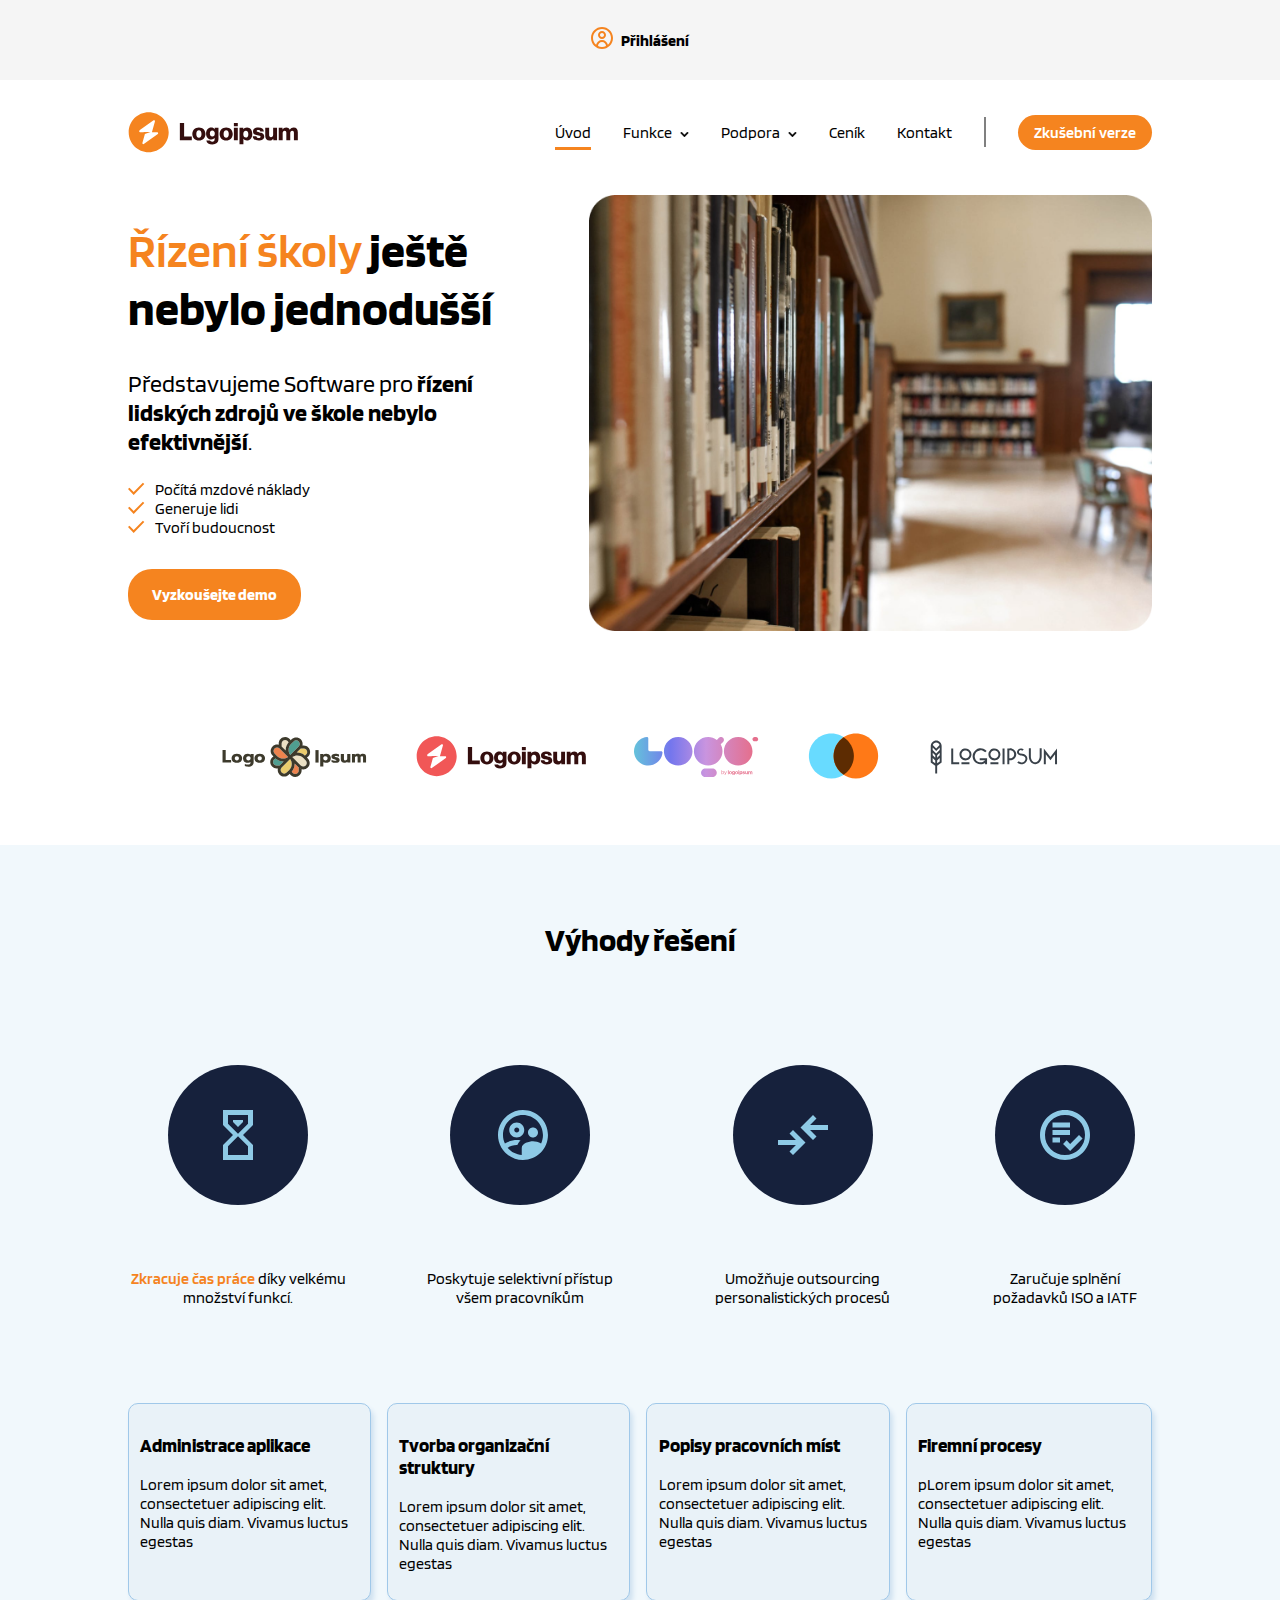
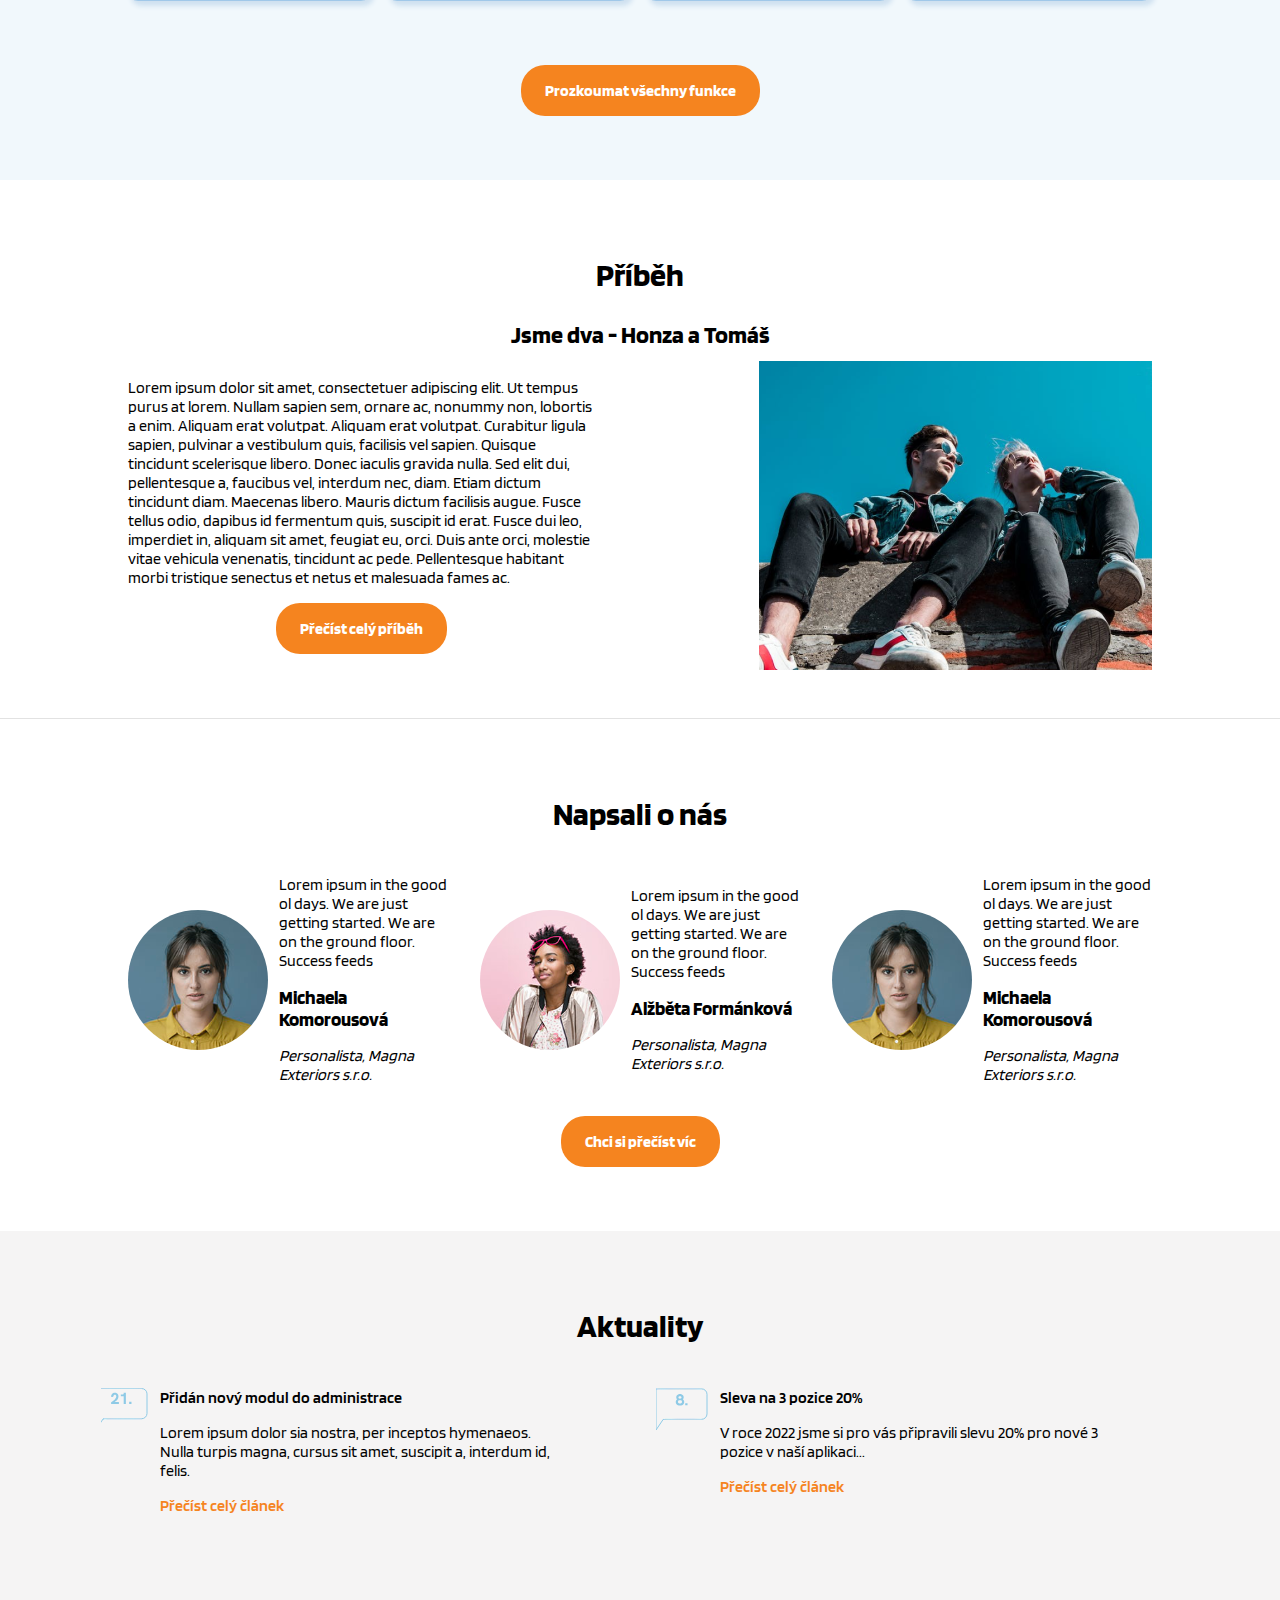
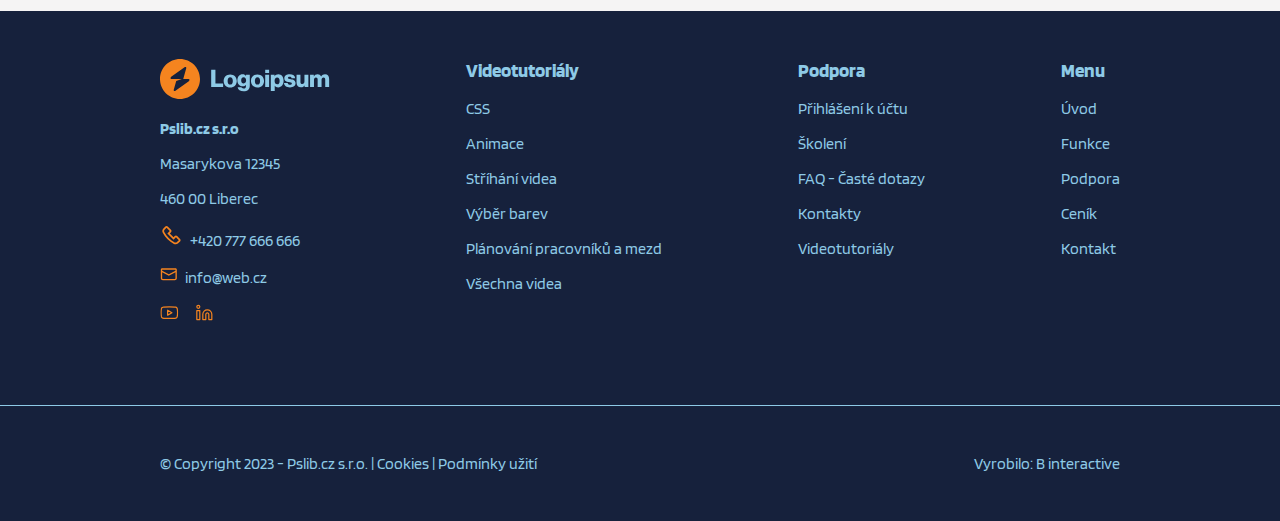
<file: index.html>
<!DOCTYPE html>
<html lang="cs">
<head>
    <meta charset="UTF-8">
    <meta http-equiv="X-UA-Compatible" content="IE=edge">
    <meta name="viewport" content="width=device-width, initial-scale=1.0">
    <link rel="preconnect" href="https://fonts.googleapis.com">
    <link rel="preconnect" href="https://fonts.gstatic.com" crossorigin>
    <link href="https://fonts.googleapis.com/css2?family=Blinker:wght@100;300;400;700&display=swap" rel="stylesheet">

    <link rel="stylesheet" href="css/hamburger.css">
    <link rel="stylesheet" href="css/styles.css">

    <script src="./hamburger.js"></script>
    <title>Logoipsum</title>
</head>
<body>
    <header class="site__header">
        <div class="header_top">
            <a class="header_top__text" href="#">Přihlášení</a>
            <p class="header_top__cta"><a class="button" href="#">Zkušební verze</a></p>
        </div>
        <section class="header_main">
            <nav class="header_main__navbar">
                <a class="navbar__logo" href="index.html"><img src="./Pictures/HlavniLogoNapis.svg" alt="Logoipsum logo"></a>
                <div class="hamburger-row">
                    <a href="javascript:void(0)" class="hamburger hamburger-btn hamburger-zone">
                        <span></span>
                        <span></span>
                        <span></span>
                    </a>
                </div>
                <ul class="navbar__list hamburger-zone">
                    <li class="navbar--active"><a href="index.html">Úvod</a></li>
                    <li><a class="sipka--dolu" href="Funkce.html">Funkce</a></li>
                    <li><a class="sipka--dolu" href="#">Podpora</a></li>
                    <li><a href="#">Ceník</a></li>
                    <li><a href="Kontakt.html">Kontakt</a></li>
                    <li class="nlist__cara"></li>
                    <li class="nlist__cta"><a class="nlist__button" href="#">Zkušební verze</a></li>
                </ul>
            </nav>
            <div class="header_main__hinfo">
                <div class="hinfo__text">
                    <h1 class="hinfo__nadpis"><span class="text--orange">Řízení školy</span> ještě nebylo jednodušší</h1>
                    <p>Představujeme Software pro <b>řízení lidských zdrojů ve škole nebylo efektivnější</b>.</p>
                    <ul class="hinfo__list">
                        <li>Počítá mzdové náklady</li>
                        <li>Generuje lidi</li>
                        <li>Tvoří budoucnost</li>
                    </ul>
                    <p class="hinfo__cta"><a class="button" href="#">Vyzkoušejte demo</a></p>
                </div>
                <img class="hinfo__img" src="./Pictures/HeaderFotka.png" alt="Uvádějící fotka">
            </div>
        </section>
        <section class="header_loga">
            <img src="./Pictures/HeaderLoga/logo1.svg" alt="Logo1">
            <img src="./Pictures/HeaderLoga/logo2.svg" alt="Logo2">
            <img src="./Pictures/HeaderLoga/logo3.svg" alt="Logo3">
            <img src="./Pictures/HeaderLoga/logo4.svg" alt="Logo4">
            <img src="./Pictures/HeaderLoga/logo5.svg" alt="Logo5">
        </section>
    </header>
    <main>
        <section class="main_vyhody">
            <h2>Výhody řešení</h2>
            <div class="main_vyhody__items">
                <div class="main_vyhody__item">
                    <img src="./Pictures/VyhodyIkony/hodiny.svg" alt="Ovál s ikonou">
                    <p><span class="text--orange">Zkracuje čas práce</span> díky velkému množství funkcí.</p>
                </div>
                <div class="main_vyhody__item">
                    <img src="./Pictures/VyhodyIkony/koule.svg" alt="Ovál s ikonou">
                    <p>Poskytuje selektivní přístup všem pracovníkům</p>
                </div>
                <div class="main_vyhody__item">
                    <img src="./Pictures/VyhodyIkony/sipky.svg" alt="Ovál s ikonou">
                    <p>Umožňuje outsourcing personalistických procesů</p>
                </div>
                <div class="main_vyhody__item">
                    <img src="./Pictures/VyhodyIkony/fajvka.svg" alt="Ovál s ikonou">
                    <p>Zaručuje splnění požadavků ISO a IATF</p>
                </div>
            </div>
            <div class="main_vyhody__reference">
                <article class="reference__item">
                    <h3>Administrace aplikace</h3>
                    <p>Lorem ipsum dolor sit amet, consectetuer adipiscing elit. Nulla quis diam. Vivamus luctus egestas</p>
                </article>
                <article class="reference__item">
                    <h3>Tvorba organizační struktury</h3>
                    <p>Lorem ipsum dolor sit amet, consectetuer adipiscing elit. Nulla quis diam. Vivamus luctus egestas</p>
                </article>
                <article class="reference__item">
                    <h3>Popisy pracovních míst</h3>
                    <p>Lorem ipsum dolor sit amet, consectetuer adipiscing elit. Nulla quis diam. Vivamus luctus egestas</p>
                </article>
                <article class="reference__item">
                    <h3>Firemní procesy</h3>
                    pLorem ipsum dolor sit amet, consectetuer adipiscing elit. Nulla quis diam. Vivamus luctus egestas
                </article>
            </div>
            <p class="main_vyhody__cta"><a class="button" href="#">Prozkoumat všechny funkce</a></p>
        </section>
        <section class="main_pribeh">
            <h2>Příběh</h2>
            <h3>Jsme dva - Honza a Tomáš</h3>
            <div class="main_pribeh__items">
                <div>
                    <p>Lorem ipsum dolor sit amet, consectetuer adipiscing elit. Ut tempus purus at lorem. Nullam sapien sem, ornare ac, nonummy non, lobortis a enim. Aliquam erat volutpat. Aliquam erat volutpat. Curabitur ligula sapien, pulvinar a vestibulum quis, facilisis vel sapien. Quisque tincidunt scelerisque libero. Donec iaculis gravida nulla. Sed elit dui, pellentesque a, faucibus vel, interdum nec, diam. Etiam dictum tincidunt diam. Maecenas libero. Mauris dictum facilisis augue. Fusce tellus odio, dapibus id fermentum quis, suscipit id erat. Fusce dui leo, imperdiet in, aliquam sit amet, feugiat eu, orci. Duis ante orci, molestie vitae vehicula venenatis, tincidunt ac pede. Pellentesque habitant morbi tristique senectus et netus et malesuada fames ac.</p>
                    <p class="main_pribeh__cta"><a class="button" href="#">Přečíst celý příběh</a></p>
                </div>
                <img class="main_pribeh__img" src="./Pictures/PribehFotka.png" alt="obrázek vývojářů">
            </div>
            
        </section>
        <section class="main_profily">
            <h2>Napsali o nás</h2>
            <div class="main_profily__items">
                <div class="main_profily__item">
                    <img src="./Pictures/Clovek1.svg" alt="Profilový obrázek">
                    <div class="item__text">
                        <p>Lorem ipsum in the good ol days. We are just getting started. We are on the ground floor. Success feeds </p>
                        <h3>Michaela Komorousová</h3>
                        <p>Personalista, Magna Exteriors s.r.o.</p>
                    </div>
                </div>
                <div class="main_profily__item">
                    <img src="./Pictures/Clovek2.svg" alt="Profilový obrázek">
                    <div class="item__text">
                        <p>Lorem ipsum in the good ol days. We are just getting started. We are on the ground floor. Success feeds </p>
                        <h3>Alžběta Formánková</h3>
                        <p>Personalista, Magna Exteriors s.r.o.</p>
                    </div>
                </div>
                <div class="main_profily__item">
                    <img src="./Pictures/Clovek1.svg" alt="Profilový obrázek">
                    <div class="item__text">
                        <p>Lorem ipsum in the good ol days. We are just getting started. We are on the ground floor. Success feeds </p>
                        <h3>Michaela Komorousová</h3>
                        <p>Personalista, Magna Exteriors s.r.o.</p>
                    </div>
                </div>
            </div>
            <p class="main_profily__cta"><a class="button" href="#">Chci si přečíst víc</a></p>
        </section>
        <section class="main_aktuality">
            <h2>Aktuality</h2>
            <div class="main_aktuality__items">
                <div class="main_aktuality_item">
                    <p class="main_aktuality_item__nadpis">Přidán nový modul do administrace</p>
                    <p>Lorem ipsum dolor sia nostra, per inceptos hymenaeos. Nulla turpis magna, cursus sit amet, suscipit a, interdum id, felis.</p>
                    <p class="text--orange">Přečíst celý článek</p>
                </div>
                <div class="main_aktuality_item">
                    <p class="main_aktuality_item__nadpis">Sleva na 3 pozice 20%</p>
                    <p>V roce 2022 jsme si pro vás připravili slevu 20% pro nové 3 pozice v naší aplikaci...</p>
                    <p class="text--orange">Přečíst celý článek</p>
                </div>
            </div>
        </section>
    </main>
    <footer>
        <div class="site__footer">
            <div class="footer_start">
                <img src="./Pictures/HlavniLogoNapisModra.svg" alt="Logoipsum logo">
                <p><b>Pslib.cz s.r.o</b></p>
                <p>Masarykova 12345</p>
                <p>460 00 Liberec</p>
                <p class="footer--telefon">+420 777 666 666</p>
                <p class="footer--email">info@web.cz</p>
                <div class="footer_start__ikonky">
                    <img src="./Pictures/FooterIkonky/youtube.svg" alt="Ikonka youtube loga">
                    <img src="./Pictures/FooterIkonky/linkedin.svg" alt="Ikonka LinkedIn loga">
                </div>
            </div>
            <ul class="footer__list">
                <li><h3 class="footer__nadpis">Videotutoriály</h3></li>
                <li>CSS</li>
                <li>Animace</li>
                <li>Stříhání videa</li>
                <li>Výběr barev</li>
                <li>Plánování pracovníků a mezd</li>
                <li>Všechna videa</li>
            </ul>
            <ul class="footer__list">
                <li><h3 class="footer__nadpis">Podpora</h3></li>
                <li>Přihlášení k účtu</li>
                <li>Školení</li>
                <li>FAQ - Časté dotazy</li>
                <li>Kontakty</li>
                <li>Videotutoriály</li>
            </ul>
            <ul class="footer__list">
                <li><h3 class="footer__nadpis">Menu</h3></li>
                <li>Úvod</li>
                <li>Funkce</li>
                <li>Podpora</li>
                <li>Ceník</li>
                <li>Kontakt</li>
            </ul>
            </div>
        <div class="footer_konec">
            <p>© Copyright 2023 - Pslib.cz s.r.o. | Cookies | Podmínky užití</p>
            <p>Vyrobilo: B interactive</p>
        </div>
    </footer>
</body>
</html>
</file>
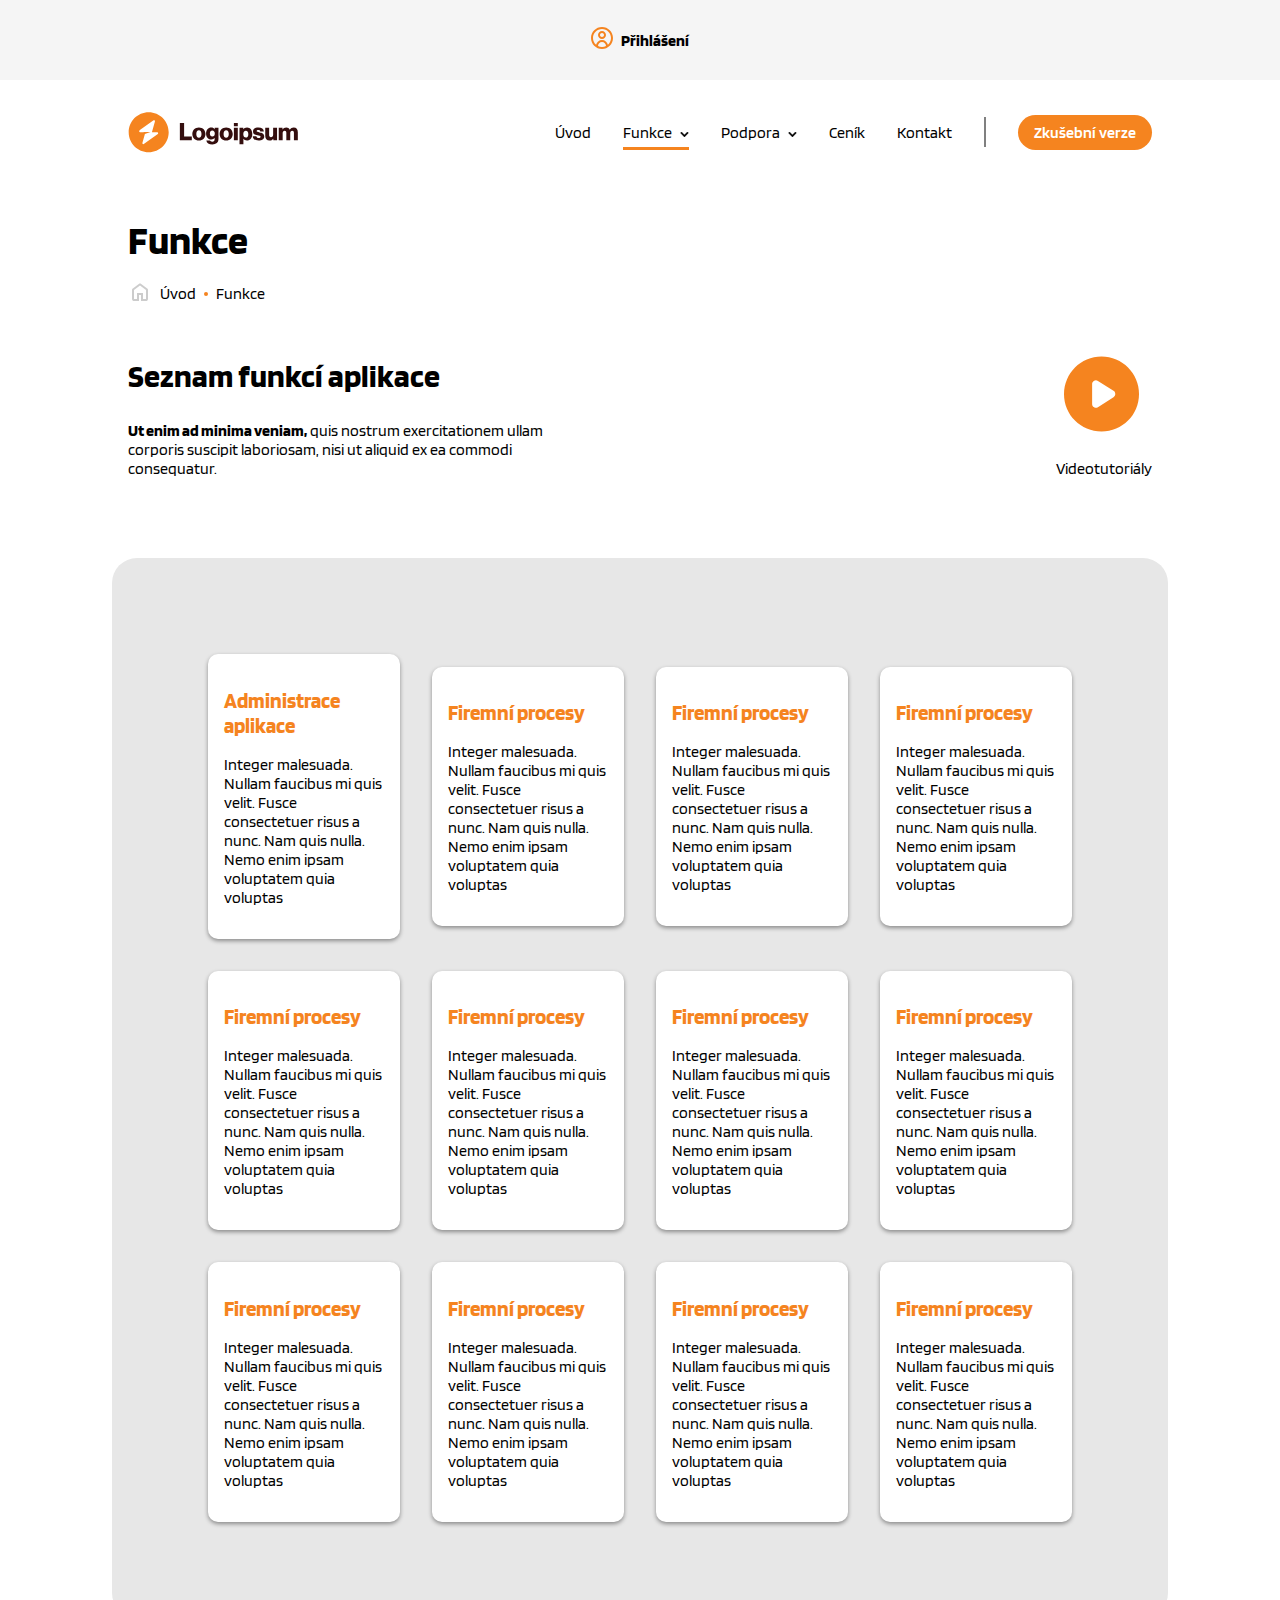
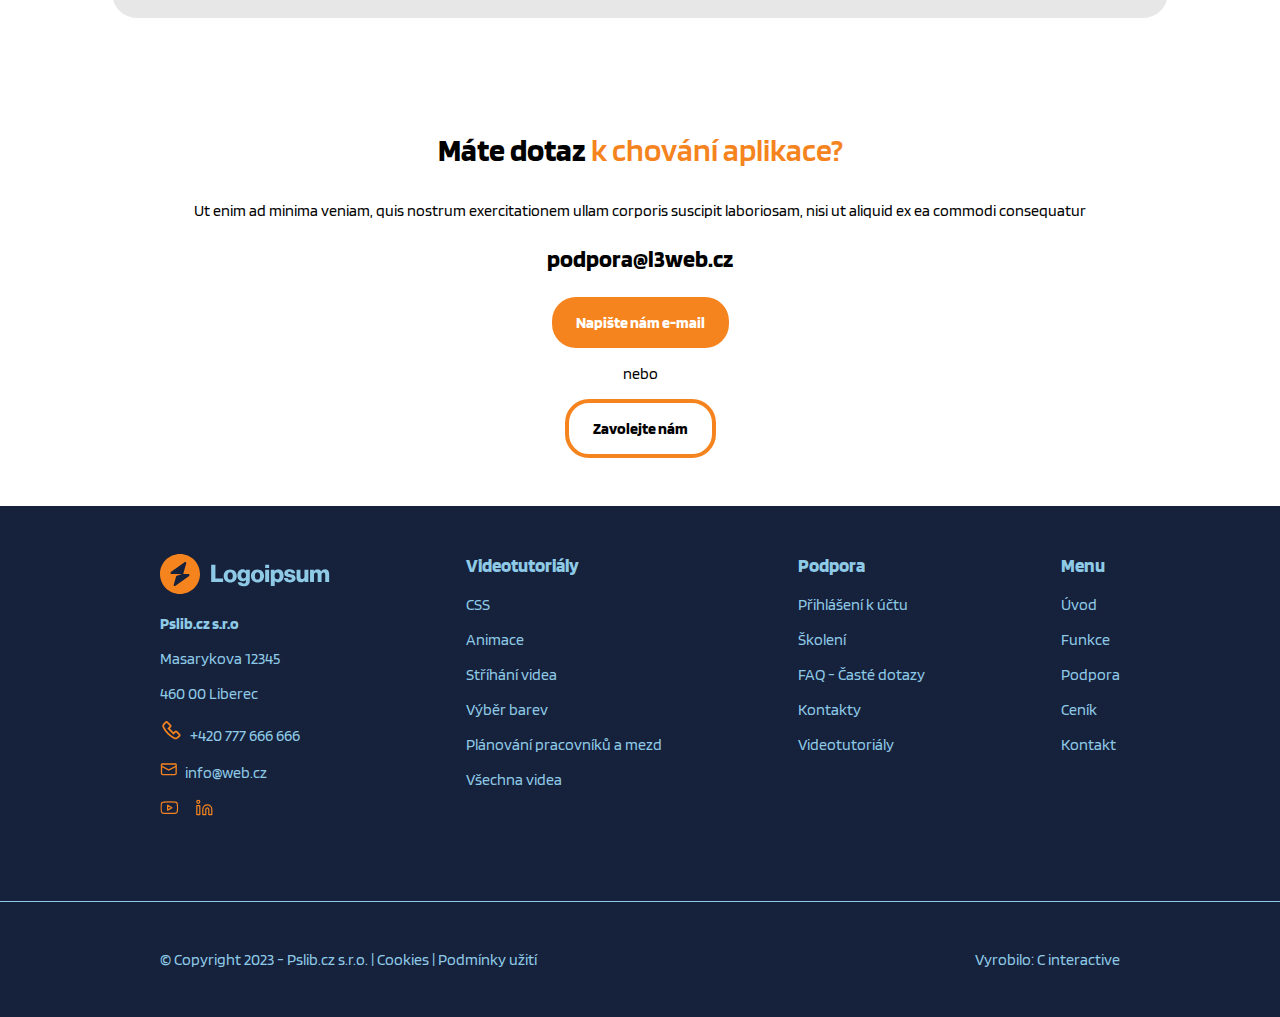
<file: Funkce.html>
<!DOCTYPE html>
<html lang="cs">
<head>
    <meta charset="UTF-8">
    <meta http-equiv="X-UA-Compatible" content="IE=edge">
    <meta name="viewport" content="width=device-width, initial-scale=1.0">
    <link rel="preconnect" href="https://fonts.googleapis.com">
    <link rel="preconnect" href="https://fonts.gstatic.com" crossorigin>
    <link href="https://fonts.googleapis.com/css2?family=Blinker:wght@100;300;400;700&display=swap" rel="stylesheet">

    <link rel="stylesheet" href="css/hamburger.css">
    <link rel="stylesheet" href="css/styles.css">

    <script src="./hamburger.js"></script>
    <title>Logoipsum</title>
</head>
<body>
    <header class="site__header">
        <div class="header_top">
            <a class="header_top__text" href="#">Přihlášení</a>
            <p class="header_top__cta"><a class="button" href="#">Zkušební verze</a></p>
        </div>
        <section class="header_main">
            <nav class="header_main__navbar">
                <a class="navbar__logo" href="index.html"><img src="./Pictures/HlavniLogoNapis.svg" alt="Logoipsum logo"></a>
                <div class="hamburger-row">
                    <a href="javascript:void(0)" class="hamburger hamburger-btn hamburger-zone">
                        <span></span>
                        <span></span>
                        <span></span>
                    </a>
                </div>
                <ul class="navbar__list hamburger-zone">
                    <li><a href="index.html">Úvod</a></li>
                    <li class="navbar--active"><a class="sipka--dolu" href="Funkce.html">Funkce</a></li>
                    <li><a class="sipka--dolu" href="#">Podpora</a></li>
                    <li><a href="#">Ceník</a></li>
                    <li><a href="Kontakt.html">Kontakt</a></li>
                    <li class="nlist__cara"></li>
                    <li class="nlist__cta"><a class="nlist__button" href="#">Zkušební verze</a></li>
                </ul>
            </nav>
            <div class="header_main__funkce">
                <h1>Funkce</h1>
                <div class="site_navbar">
                    <p class="site_navbar__text site_navbar--dum">Úvod</p>
                    <p class="site_navbar__text site_navbar--tecka">Funkce</p>
                </div>
                <div class="hfunkce__cta">
                    <a href="#"><img alt="Ikona" src="./Pictures/playButton.svg"></a>
                    <p>Videotutoriály</p>
                </div>
            </div>
        </section>
        <div class="header__funkce">
            <h2 class="hfunkce__nadpis">Seznam funkcí aplikace</h2>
            <p><span class="text--bold">Ut enim ad minima veniam,</span>
             quis nostrum exercitationem ullam corporis suscipit laboriosam, nisi ut aliquid ex ea commodi consequatur.</p>
        </div>
    </header>
    <main class="main_funkce">
        <section class="main_funkce__karticky">
            <div class="main_funkce__items">
                <div class="main_funkce__item main_funkce__item--mobile">
                    <h2 class="fitem__nadpis">Administrace aplikace</h2>
                    <p class="fitem__text">Integer malesuada. Nullam faucibus mi quis velit. Fusce consectetuer risus a nunc. Nam quis nulla. Nemo enim ipsam voluptatem quia voluptas</p>
                </div>
                <div class="main_funkce__item main_funkce__item--mobile">
                    <h2 class="fitem__nadpis">Firemní procesy</h2>
                    <p class="fitem__text">Integer malesuada. Nullam faucibus mi quis velit. Fusce consectetuer risus a nunc. Nam quis nulla. Nemo enim ipsam voluptatem quia voluptas</p>
                </div>
                <div class="main_funkce__item main_funkce__item--mobile">
                    <h2 class="fitem__nadpis">Firemní procesy</h2>
                    <p class="fitem__text">Integer malesuada. Nullam faucibus mi quis velit. Fusce consectetuer risus a nunc. Nam quis nulla. Nemo enim ipsam voluptatem quia voluptas</p>
                </div>
                <div class="main_funkce__item">
                    <h2 class="fitem__nadpis">Firemní procesy</h2>
                    <p class="fitem__text">Integer malesuada. Nullam faucibus mi quis velit. Fusce consectetuer risus a nunc. Nam quis nulla. Nemo enim ipsam voluptatem quia voluptas</p>
                </div>
                <div class="main_funkce__item">
                    <h2 class="fitem__nadpis">Firemní procesy</h2>
                    <p class="fitem__text">Integer malesuada. Nullam faucibus mi quis velit. Fusce consectetuer risus a nunc. Nam quis nulla. Nemo enim ipsam voluptatem quia voluptas</p>
                </div>
                <div class="main_funkce__item">
                    <h2 class="fitem__nadpis">Firemní procesy</h2>
                    <p class="fitem__text">Integer malesuada. Nullam faucibus mi quis velit. Fusce consectetuer risus a nunc. Nam quis nulla. Nemo enim ipsam voluptatem quia voluptas</p>
                </div>
                <div class="main_funkce__item">
                    <h2 class="fitem__nadpis">Firemní procesy</h2>
                    <p class="fitem__text">Integer malesuada. Nullam faucibus mi quis velit. Fusce consectetuer risus a nunc. Nam quis nulla. Nemo enim ipsam voluptatem quia voluptas</p>
                </div>
                <div class="main_funkce__item">
                    <h2 class="fitem__nadpis">Firemní procesy</h2>
                    <p class="fitem__text">Integer malesuada. Nullam faucibus mi quis velit. Fusce consectetuer risus a nunc. Nam quis nulla. Nemo enim ipsam voluptatem quia voluptas</p>
                </div>
                <div class="main_funkce__item">
                    <h2 class="fitem__nadpis">Firemní procesy</h2>
                    <p class="fitem__text">Integer malesuada. Nullam faucibus mi quis velit. Fusce consectetuer risus a nunc. Nam quis nulla. Nemo enim ipsam voluptatem quia voluptas</p>
                </div>
                <div class="main_funkce__item">
                    <h2 class="fitem__nadpis">Firemní procesy</h2>
                    <p class="fitem__text">Integer malesuada. Nullam faucibus mi quis velit. Fusce consectetuer risus a nunc. Nam quis nulla. Nemo enim ipsam voluptatem quia voluptas</p>
                </div>
                <div class="main_funkce__item">
                    <h2 class="fitem__nadpis">Firemní procesy</h2>
                    <p class="fitem__text">Integer malesuada. Nullam faucibus mi quis velit. Fusce consectetuer risus a nunc. Nam quis nulla. Nemo enim ipsam voluptatem quia voluptas</p>
                </div>
                <div class="main_funkce__item">
                    <h2 class="fitem__nadpis">Firemní procesy</h2>
                    <p class="fitem__text">Integer malesuada. Nullam faucibus mi quis velit. Fusce consectetuer risus a nunc. Nam quis nulla. Nemo enim ipsam voluptatem quia voluptas</p>
                </div>
            </div>
        </section>
        <section class="funkce_main__tinfo">
            <p class="finfo__nadpis">Máte dotaz <span class="text--orange">k chování aplikace?</span></p>
            <p class="finfo_text">Ut enim ad minima veniam, quis nostrum exercitationem ullam corporis suscipit laboriosam, nisi ut aliquid ex ea commodi consequatur</p>
            <p class="finfo__email">podpora@l3web.cz</p>
            <p class="finfo_email__cta"><a class="button">Napište nám e-mail</a></p> 
            <p class="finfo__vypln">nebo</p>
            <p class="finfo_phone__cta"><a class="button">Zavolejte nám</a></p>
        </section>
    </main>
    <footer>
        <div class="site__footer">
            <div class="footer_start">
                <img src="./Pictures/HlavniLogoNapisModra.svg" alt="Logoipsum logo">
                <p><b>Pslib.cz s.r.o</b></p>
                <p>Masarykova 12345</p>
                <p>460 00 Liberec</p>
                <p class="footer--telefon">+420 777 666 666</p>
                <p class="footer--email">info@web.cz</p>
                <div class="footer_start__ikonky">
                    <img src="./Pictures/FooterIkonky/youtube.svg" alt="Ikonka youtube loga">
                    <img src="./Pictures/FooterIkonky/linkedin.svg" alt="Ikonka LinkedIn loga">
                </div>
            </div>
            <ul class="footer__list">
                <li><h3 class="footer__nadpis">Videotutoriály</h3></li>
                <li>CSS</li>
                <li>Animace</li>
                <li>Stříhání videa</li>
                <li>Výběr barev</li>
                <li>Plánování pracovníků a mezd</li>
                <li>Všechna videa</li>
            </ul>
            <ul class="footer__list">
                <li><h3 class="footer__nadpis">Podpora</h3></li>
                <li>Přihlášení k účtu</li>
                <li>Školení</li>
                <li>FAQ - Časté dotazy</li>
                <li>Kontakty</li>
                <li>Videotutoriály</li>
            </ul>
            <ul class="footer__list">
                <li><h3 class="footer__nadpis">Menu</h3></li>
                <li>Úvod</li>
                <li>Funkce</li>
                <li>Podpora</li>
                <li>Ceník</li>
                <li>Kontakt</li>
            </ul>
            </div>
        <div class="footer_konec">
            <p>© Copyright 2023 - Pslib.cz s.r.o. | Cookies | Podmínky užití</p>
            <p>Vyrobilo: C interactive</p>
        </div>
    </footer>
</body>
</html>
</file>
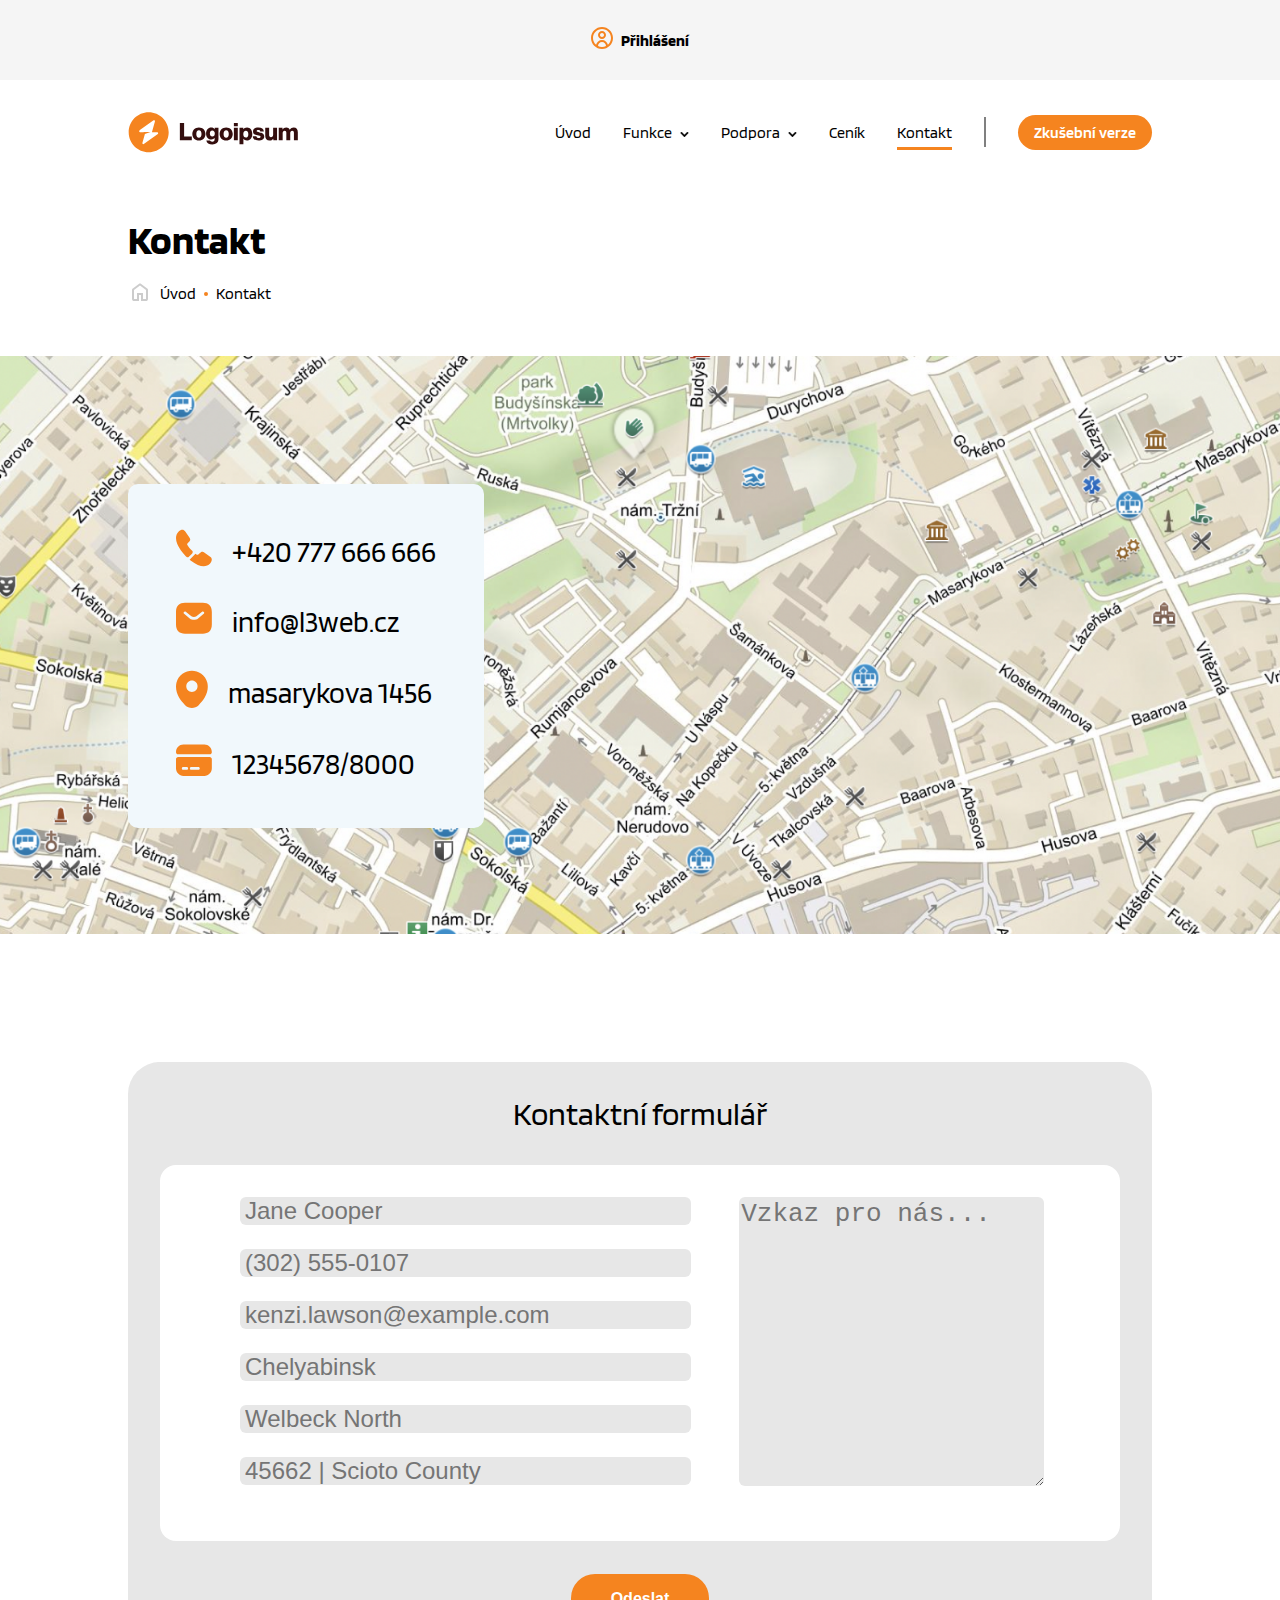
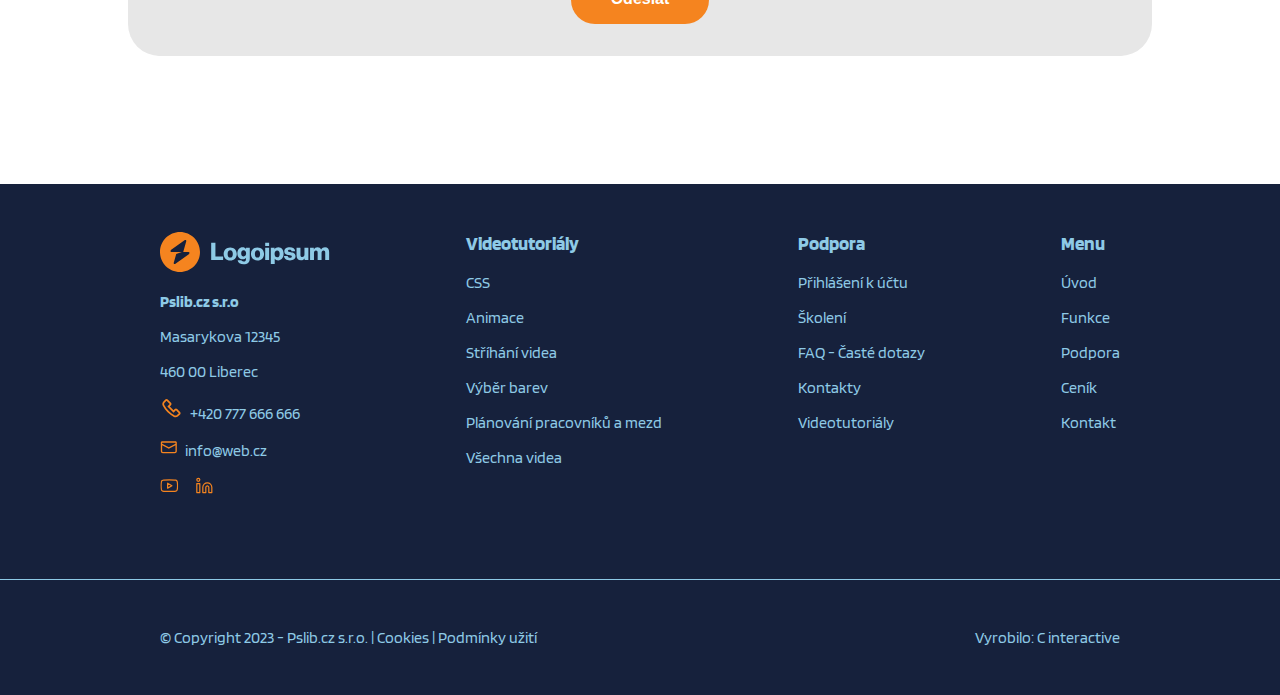
<file: Kontakt.html>
<!DOCTYPE html>
<html lang="cs">
<head>
    <meta charset="UTF-8">
    <meta http-equiv="X-UA-Compatible" content="IE=edge">
    <meta name="viewport" content="width=device-width, initial-scale=1.0">
    <link rel="preconnect" href="https://fonts.googleapis.com">
    <link rel="preconnect" href="https://fonts.gstatic.com" crossorigin>
    <link href="https://fonts.googleapis.com/css2?family=Blinker:wght@100;300;400;700&display=swap" rel="stylesheet">

    <link rel="stylesheet" href="css/hamburger.css">
    <link rel="stylesheet" href="css/styles.css">

    <script src="./hamburger.js"></script>
    <title>Logoipsum</title>
</head>
<body>
    <header class="site__header">
        <div class="header_top">
            <a class="header_top__text" href="#">Přihlášení</a>
            <p class="header_top__cta"><a class="button" href="#">Zkušební verze</a></p>
        </div>
        <section class="header_main">
            <nav class="header_main__navbar">
                <a class="navbar__logo" href="index.html"><img src="./Pictures/HlavniLogoNapis.svg" alt="Logoipsum logo"></a>
                <div class="hamburger-row">
                    <a href="javascript:void(0)" class="hamburger hamburger-btn hamburger-zone">
                        <span></span>
                        <span></span>
                        <span></span>
                    </a>
                </div>
                <ul class="navbar__list hamburger-zone">
                    <li><a href="index.html">Úvod</a></li>
                    <li><a class="sipka--dolu" href="Funkce.html">Funkce</a></li>
                    <li><a class="sipka--dolu" href="#">Podpora</a></li>
                    <li><a href="#">Ceník</a></li>
                    <li class="navbar--active"><a href="Kontakt.html">Kontakt</a></li>
                    <li class="nlist__cara"></li>
                    <li class="nlist__cta"><a class="nlist__button" href="#">Zkušební verze</a></li>
                </ul>
            </nav>
            <div class="header_main__funkce">
                <h1>Kontakt</h1>
                <div class="site_navbar">
                    <p class="site_navbar__text site_navbar--dum">Úvod</p>
                    <p class="site_navbar__text site_navbar--tecka">Kontakt</p>
                </div>
            </div>
        </section>
    </header>
    <main class="main_kontakt">
        <div class="main_kontakt__mapaLarge">
            <section class="main_kontakt__udaje">
                <p class="udaje--telefon">+420 777 666 666</p>
                <p class="udaje--mail">info@l3web.cz</p>
                <p class="udaje--adresa">masarykova 1456</p>
                <p class="udaje--ucet">12345678/8000</p>
            </section>
        </div>
        <section class="main_kontakt__form">
            <p>Kontaktní formulář</p>
            <form class="kform">
                <div class="kform__inputs">
                    <input type="text" placeholder="Jane Cooper">
                    <input type="text" placeholder="(302) 555-0107">
                    <input type="email" placeholder="kenzi.lawson@example.com">
                    <input type="text" placeholder="Chelyabinsk">
                    <input type="text" placeholder="Welbeck North">
                    <input type="text" placeholder="45662 | Scioto County">
                </div>
                <div class="kform__largeinput">
                    <textarea placeholder="Vzkaz pro nás..."></textarea>
                </div>
            </form>
            <p class="kform__cta"><input class="button" type="submit" value="Odeslat"></p>
        </section>
        <img src="Pictures/mapa.png" class="main_kontakt__map" alt="mapa">
    </main>
    <footer>
        <div class="site__footer">
            <div class="footer_start">
                <img src="./Pictures/HlavniLogoNapisModra.svg" alt="Logoipsum logo">
                <p><b>Pslib.cz s.r.o</b></p>
                <p>Masarykova 12345</p>
                <p>460 00 Liberec</p>
                <p class="footer--telefon">+420 777 666 666</p>
                <p class="footer--email">info@web.cz</p>
                <div class="footer_start__ikonky">
                    <img src="./Pictures/FooterIkonky/youtube.svg" alt="Ikonka youtube loga">
                    <img src="./Pictures/FooterIkonky/linkedin.svg" alt="Ikonka LinkedIn loga">
                </div>
            </div>
            <ul class="footer__list">
                <li><h3 class="footer__nadpis">Videotutoriály</h3></li>
                <li>CSS</li>
                <li>Animace</li>
                <li>Stříhání videa</li>
                <li>Výběr barev</li>
                <li>Plánování pracovníků a mezd</li>
                <li>Všechna videa</li>
            </ul>
            <ul class="footer__list">
                <li><h3 class="footer__nadpis">Podpora</h3></li>
                <li>Přihlášení k účtu</li>
                <li>Školení</li>
                <li>FAQ - Časté dotazy</li>
                <li>Kontakty</li>
                <li>Videotutoriály</li>
            </ul>
            <ul class="footer__list">
                <li><h3 class="footer__nadpis">Menu</h3></li>
                <li>Úvod</li>
                <li>Funkce</li>
                <li>Podpora</li>
                <li>Ceník</li>
                <li>Kontakt</li>
            </ul>
            </div>
        <div class="footer_konec">
            <p>© Copyright 2023 - Pslib.cz s.r.o. | Cookies | Podmínky užití</p>
            <p>Vyrobilo: C interactive</p>
        </div>
    </footer>
</file>
<file: css/hamburger.css>
.hamburger {
    --rotate-time: .15s;
    --move-time: .1s;
}

.hamburger {
    width: 60px;
    height: 45px;
    position: relative;
}
  
.hamburger span {
    position: absolute;
    height: 9px;
    width: 100%;
    background: #F5841F;
    border-radius: 4.5px;
    left: 0;
}

.hamburger span:nth-child(1) { top: 0px; 
    transition: 0.2s;}
  
.hamburger span:nth-child(2) { top: 18px;
    transition: 0.5s;}
  
.hamburger span:nth-child(3) { bottom: 0px; 
    transition: 0.2s;}

@media screen and (max-width: 1000px) { 
   

    .hamburger.active span:nth-child(1){
        transform: rotateZ(45deg);
        transition: 0.2s;
        top: 18px;
    }

    .hamburger.active span:nth-child(2){
        transform: translate(100px);
        transition: 0.5s 0.2s;
        opacity: 0;
        overflow: hidden;
    }

    .hamburger.active span:nth-child(3){
        transform: rotateZ(-45deg);
        transition: 0.2s;
        top: 18px;
    }

}
</file>
<file: css/styles.css>
body {
    margin: 0;
     font-family: 'Blinker', sans-serif;
 }
 
 h2{
     font-size: 2em;
     text-align: center;
 }
 
 .button{
     text-decoration: none;
     color: white;
     background-color: #F5841F;
     padding: 1em 1.5em;
     border-radius: 1.5em;
     font-size: 1em;
     font-weight: 700;
     display: inline-block;
 }
 
 .text--orange{
     color: #F5841F;
     font-weight: 600;
 }
 
 .text--bold {
     font-weight: 700;
 }
 
 
 /*mobil*/
 
 .site__header{
     overflow: hidden;
 }

 .header_top{
     background-color: #F5F5F5;
     padding: 0 1em;
     display: flex;
     justify-content: space-between;
     align-items: center;
 }
 
 .header_top__text {
     color: black;
     font-weight: bold;
     text-decoration: none;
     font-size: 1em;
     margin: 0 5px;
     display: flex;
     align-items: center;
 }
 
 .header_top__text::before {
     content: url(../Pictures/Ikona-profil.svg);
     margin-right: 8px;
 }
  
 .header_main{
     padding: 2em 3em;
     position: relative;
 }
 
 .header_main__navbar {
     display: flex;
     justify-content: space-between;
     align-items: center;
 }
 
 .navbar__list{
     transform: translateX(1000px);
     transition: 0.35s;
     position: absolute;
     background-color: #F5841F;
     list-style-type: none;
     left: 0;
     right: 0;
     top: 5em;
     padding: 0;
     text-align: center;
 }

 .navbar__list.active{
    transform: translateX(0);
    transition: 00.35s;
 }
 
 .navbar__list li {
     padding-bottom: 8px;
     border-bottom: white 5px solid;

 }
 
 .navbar__list li a {
     color: white;
     text-decoration: none;
 }
 
 .nlist__cta {
     display: none;
 }
 
 .nlist__cara {
     display: none;
 }
 
 .hamburger-row {
     display: flex;
 }
 
 .hinfo__nadpis{
     text-align: start;
     font-size: 3em;
 } 
 
 .hinfo__list {
     display: none;
 }
 
 .hinfo__text p:first-of-type {
     font-size: 1.5em;
 }
 
 .hinfo__img {
     display: none;
 }
 
 .hinfo__cta {
     text-align: center;
     margin-top: 2em;
 }
 
 .hinfo__cta a {
     width: 60%;
 }
 
 .header_loga {
     display: none;
 }
 
 .main_vyhody {
     background-color: #F1F8FC;
     padding: 1em 3em;
 }
 
 .main_vyhody__items {
     display: flex;
     flex-direction: column;
     justify-content: center;
     gap: 4em;
 }
 
 .main_vyhody__item {
     display: flex;
     gap: 1em;
     align-items: center;
     flex-direction: column;
 }
 
 .main_vyhody__item p {
     font-weight: 600;
 }
 
 .main_vyhody__cta {
     margin-top: 4em;
     text-align: center;
 }
 
 .main_vyhody__reference {
     display: none;
 }
 
 .main_pribeh {
     padding: 2em 3em;
 }
 
 .main_pribeh__items {
     display: flex;
     align-items: center;
     flex-direction: column-reverse;
 }
 
 .main_pribeh__img {
     width: 100%;
 }
 
 .main_pribeh h3 { 
     text-align: center;
     margin-bottom: 0.5em;
 }
 
 .main_pribeh__cta {
     text-align: center;
 }
 
 .main_profily {
     padding: 2em 3em;
     border-top: 1px solid rgb(226, 226, 226);
 }
 
 .main_profily__items {
     display: flex;
     flex-direction: column;
     gap: 4em;
 }
 
 .main_profily__item {
     display: flex;
     flex-direction: column;
     
 }
 
 .main_profily__item img {
     align-self: center;
     justify-self: center;
 }
 
 .main_profily__item p {
     width: 70%;
     margin-left: 2em;
 }
 
 .main_profily .item__text h3 {
     margin: 0 0 0 2em;
 }
 
 .main_profily__item p:last-of-type {
     font-style: italic;
 }
 
 .main_profily__cta {
     display: none;
 }
 
 .main_aktuality {
     display: none;
 }
 
 .site__footer{
     background-color: #16213C;
     padding: 2em;
     color: #8ECAE6;
 }
 
 .footer_start {
     margin-bottom: 3em;
 }
 
 .footer--telefon::before {
     content: url(../Pictures/FooterIkonky/telefon.svg);
     margin-right: 8px;
 }
 
 .footer--email::before {
     content: url(../Pictures/FooterIkonky/email.svg);
     margin-right: 8px;
 }
 
 .footer_start__ikonky {
     display: flex;
     gap: 1em;
 }
 
 .footer__list{
     list-style: none;
     padding: 0;
 }
 
 .footer__list li {
     margin: 1em 0;
 }
 
 .footer__list {
     margin-bottom: 3em;
 }
 
 .footer_konec {
     background-color: #16213C;
     display: flex;
     justify-content: space-between;
     color: #8ECAE6;
     padding: 0 2em;
 }
 
 .site_navbar {
     display: none;
 }
 
 .site_navbar__text {
     display: flex;
     align-items: center;
 }
 
 .site_navbar--dum::before {
     content: url(../Pictures/domecek.svg);
     margin-right: 8px;
 }
 
 .site_navbar--tecka::before {
     content: url(../Pictures/tecka.svg);
     margin-right: 8px;
     margin-bottom: 6px;
 }   
 
 .header_main__funkce h1 {
     font-size: 2.5em;
     margin-bottom: 0;
 }
 
 .hfunkce__cta {
     display: none;
 }
 
 .header__funkce {
     padding: 0 3em
 }
 
 .hfunkce__nadpis {
     text-align: start;
     margin-top: 0;
 }
 
 .header__funkce p {
     width: 45%;
 }
 
 .main_funkce {
     padding: 0 3em;
 }
 
 .main_funkce__karticky {
     padding: 2em 3em;
     background-color: #E7E7E7;
     margin: 2em 3em;
     border-radius: 25px;
 }
 
 .main_funkce__items {
     display: flex;
     align-items: center;
     justify-content: center;
     gap: 2em;
     flex-wrap: wrap;
     flex-direction: column;
 }

 
 
 .main_funkce__item {
     display: none;
     padding: 1em;
     max-width: 304px;
     background-color: white;
     border-radius: 10px;
     box-shadow: 0px 2px 4px 0 rgba(0, 0, 0, 0.4);
     position: relative;
 }
 
 .main_funkce__item:hover .fitem__nadpis {
     color: black;
 }
 
 .main_funkce__item:hover::after {
     content: url(../Pictures/oranzovaSipka.svg);
     position: absolute;
     left: 1.5em;
     bottom: -25px;
 }
 
 .main_funkce__item--mobile {
     display: block;
 }
 
 .fitem__nadpis {
     color: #F5841F;
     text-align: start;
     font-size: 1.3em;
 }
 
 .funkce_main__tinfo {
     padding: 1em 0;
     padding-bottom: 2em;
 }
 
 .funkce_main__tinfo * {
     text-align: center;
 }
 
 .finfo__nadpis {
     font-size: 2em;
     font-weight: 700;
 }
 
 .finfo_text {
     width: 80%;
     margin: 0 auto;
 }
 
 .finfo__email {
     font-size: 1.5em;
     font-weight: 700;
 }
 
 .finfo_phone__cta .button {
      background-color: white;
      border: solid 4px #F5841F;
      color: black;
 }
 
 .main_kontakt__udaje {
     background-color: #F1F8FC;
     padding: 1em  3em;
 }
 
 .main_kontakt__udaje p {
     font-size: 1.8em;
     display: flex;
     align-items: center;
 }
 
 .udaje--telefon::before {
     content: url(../Pictures/KontaktIkonky/telefon.svg);
     margin-right: 20px;
 }
 
 .udaje--mail::before {
     content: url(../Pictures/KontaktIkonky/mail.svg);
     margin-right: 20px;
 }
 
 .udaje--adresa::before {
     content: url(../Pictures/KontaktIkonky/adresa.svg);
     margin-right: 20px;
 }
 
 .udaje--ucet::before {
     content: url(../Pictures/KontaktIkonky/ucet.svg);
     margin-right: 20px;
 }
 
 .main_kontakt__form {
     background-color: #E7E7E7;
 }
 
 .main_kontakt__form p{
     font-size: 2em;
     text-align: center;
     padding: 1em 0;
     margin: 0;
 }
 
 .kform {
     background-color: white;
     padding: 2em;
 }
 
 .kform__inputs {
     display: flex;
     flex-direction: column;
 
 }
 
 .kform__inputs input{
     background-color: #E7E7E7;
     margin: 1em 0;
     border: none;
     padding: 1em;
     border-radius: 6px;
     font-size: 1.5em;
 }
 
 .kform__largeinput textarea{
     border: none;
     width: 100%;
     background-color: #E7E7E7;
     height: 200px;
     border-radius: 6px;
     font-size: 1em;
 }
 
 .kform__largeinput textarea::placeholder {
     font-size: 2em;
 }
 
 .main_kontakt__map {
     width: 100%;
 }
 
 .kform__cta {
     text-align: center;
     padding: 2.5em 0;
 }
 
 .kform__cta input {
     border: none;
     padding: 1em 2.5em;
     font-size: 0.5em;
 
 }
 
 
 /*pc*/
 @media only screen and (min-width: 1000px){
 
     .hamburger-row {
         display: none;
     }
 
     .header_top {
         justify-content: center;
         height: 80px;
     }
 
     .header_top__cta {
         display: none;
     }
     
     .header_main{
         display: flex;
         flex-direction: column;
         gap: 2em;
         padding: 2em 8em;
     }
 
     .navbar__list {
         display: flex;
         transform: translateX(0);
         transition: 0s;
         gap: 2em;
         position: static;
         padding: 0;
         background-color: white;
         margin: 0;
         align-items: center;
     }
 
     .navbar__list li {
         padding: 0;
     }
 
     .navbar__list li a{
         font-size: 1em;
         color: black;
     }

     .site_navbar {
        display: flex;
        gap: 8px;
        align-items: center;
    }
 
     .sipka--dolu::after {
         content: url(../Pictures/SipkaDolu.svg);
         padding-left: 8px;
     }
 
     .nlist__cta {
         display: block;
         margin: 0;
     }
 
     .nlist__button {
         background-color: #F5841F;
         color: white !important;
         border-radius: 1.5em;
         text-align: center;
         padding: 0.5em 1em;
         display: inline-block;
         font-weight: 600;
     }
 
     .nlist__cara {
         content: "";
         width: 2px;
         height: 30px;
         background-color: gray;
         display: inline-block;
     }
 
     .navbar--active a {
         border-bottom: 3px solid #F5841F;
         padding-bottom: 5px;
     }
 
     .header_main__hinfo {
         display: flex;
         justify-content: space-between;
         gap: 5em;
     }
 
     .hinfo__list {
         display: block;
         padding-left: 17px;
     }
 
     .hinfo__list li {
         padding-left: 10px;
     }
 
     .hinfo__list li::marker {
         content: url(../Pictures/ListFajvka.svg);
     }
 
     .hinfo__img {
         display: block;
         max-width: 55%;
         object-fit: contain;
     }
 
     .hinfo__cta {
         text-align: left;
     }
 
     .hinfo__cta a {
         width: auto;
     }
 
     .header_loga {
         display: flex;
         justify-content: center;
         gap: 3em;
         align-items: center;
         padding: 4em 8em;
     }
 
     .main_vyhody {
         padding: 3em 8em;
     }
 
     .main_vyhody__items {
         padding: 5em 0;
         flex-direction: row;
     }
 
     .main_vyhody__item {
         gap: 3em
     }
 
     .main_vyhody__item p{
         text-align: center;
         font-weight: 500;
     } 
 
     .main_vyhody__reference {
         display: flex;
         justify-content: center;
         gap: 1em;
 
     }
 
     .reference__item{
         max-width: 250px;
         padding: 0.7em;
         background-color: #e9f2f8;
         border: 1px solid rgb(160, 200, 233);
         border-radius: 10px;
         box-shadow: 3px 5px 5px rgb(207, 225, 240);
     }
 
     .main_pribeh {
         padding: 3em 8em;
     }
 
     .main_pribeh__items {
         flex-direction: row;
         gap: 7em;
     }
 
     .main_pribeh h3 {
         font-size: 1.5em;
     }
 
     .main_pribeh__items p {
         width: 90%;
     }
 
     .main_profily {
         padding: 3em 8em;
     }
 
     .main_profily__items {
         flex-direction: row;
         align-items: center;
         justify-content: center;
         gap: 2em;
     }
 
     .main_profily__item {
         flex-direction: row;
         gap: 0.7em;
     }
 
     .item__text p,h3 {
         margin-left: 0 !important;
         width: auto;
     }
 
     .main_profily__cta {
         display: block;
         text-align: center;
         margin-top: 2m;
     }
 
     .main_aktuality {
         display: block;
         background-color: rgb(245, 244, 244);
         padding: 3em 10em;
         padding-bottom: 5em;
     }
 
     .main_aktuality__items {
         display: flex;
         gap: 10em;
     }
 
     .main_aktuality_item {
         width: 50%;
         position: relative;
     }
 
     .main_aktuality_item::before {
         content: url(../Pictures/21.svg);
         position: absolute;
         right: 103%;
         top: 1em;
     }
 
     .main_aktuality_item:nth-of-type(2)::before {
         content: url(../Pictures/8.svg);
     }
 
 
     .main_aktuality_item__nadpis {
         font-weight: 600;
     }
 
     .site__footer {
         display: flex;
         justify-content: space-between;
         padding: 3em 10em;
     }
 
     .footer_start {
         margin: 0;
     }
 
     .footer__list {
         margin-top: 0;
     }
 
     .footer__list li:first-of-type {
         margin-top: 0;
     }
 
     .footer__nadpis {
         margin-top: 0;
     }
 
     .footer_konec {
         border-top: 1px solid #8ECAE6;
         padding: 2em 10em;
     }
 
 
     .header_main__funkce {
         position: relative;
     }
 
     .hfunkce__cta {
         display: block;
         position: absolute;
         right: 0;
         top: 10em;
     }
 
     .header__funkce {
         padding: 0 8em
     } 
 
     .main_funkce__karticky {
         padding: 6em;
         margin: 4em;
     } 

     .main_funkce__items {
        display: grid;
        grid-template-columns: 1fr 1fr 1fr 1fr;
        gap: 2em;
    }
 
     .main_funkce__item {
         display: block;
     }
 
     .main_kontakt__map {
         display: none;
     }
 
     .main_kontakt__mapaLarge {
         background-image: url(../Pictures/mapaLarge.png);
         background-size: cover;
         background-repeat: no-repeat;
         height: 50vh;
         padding-left: 8em;
         padding-top: 8em;
     }
 
     .main_kontakt__udaje {
         display: inline-block;
         border-radius: 10px;
     }
 
     .main_kontakt__form {
         margin: 8em;
         border-left: solid 2em #E7E7E7;
         border-right: solid 2em #E7E7E7;
         border-radius: 2em;
     }
 
     .kform {
         padding: 2em 5em;
         border-radius: 1em;
         display: flex;
         gap: 3em
     }
     
     .kform__inputs input {
         padding: 0;
         padding-left: 5px;
         margin-top: 0;
     }
 
     .kform__inputs {
         width: 60%;
     }
 
     .kform__largeinput {
         width: 40%;
         height: 100%;
     }
 
     .kform__largeinput textarea {
         height: calc(309px - ((309px - 27.5px*6) / 6))
     }
     
 
 }
</file>
